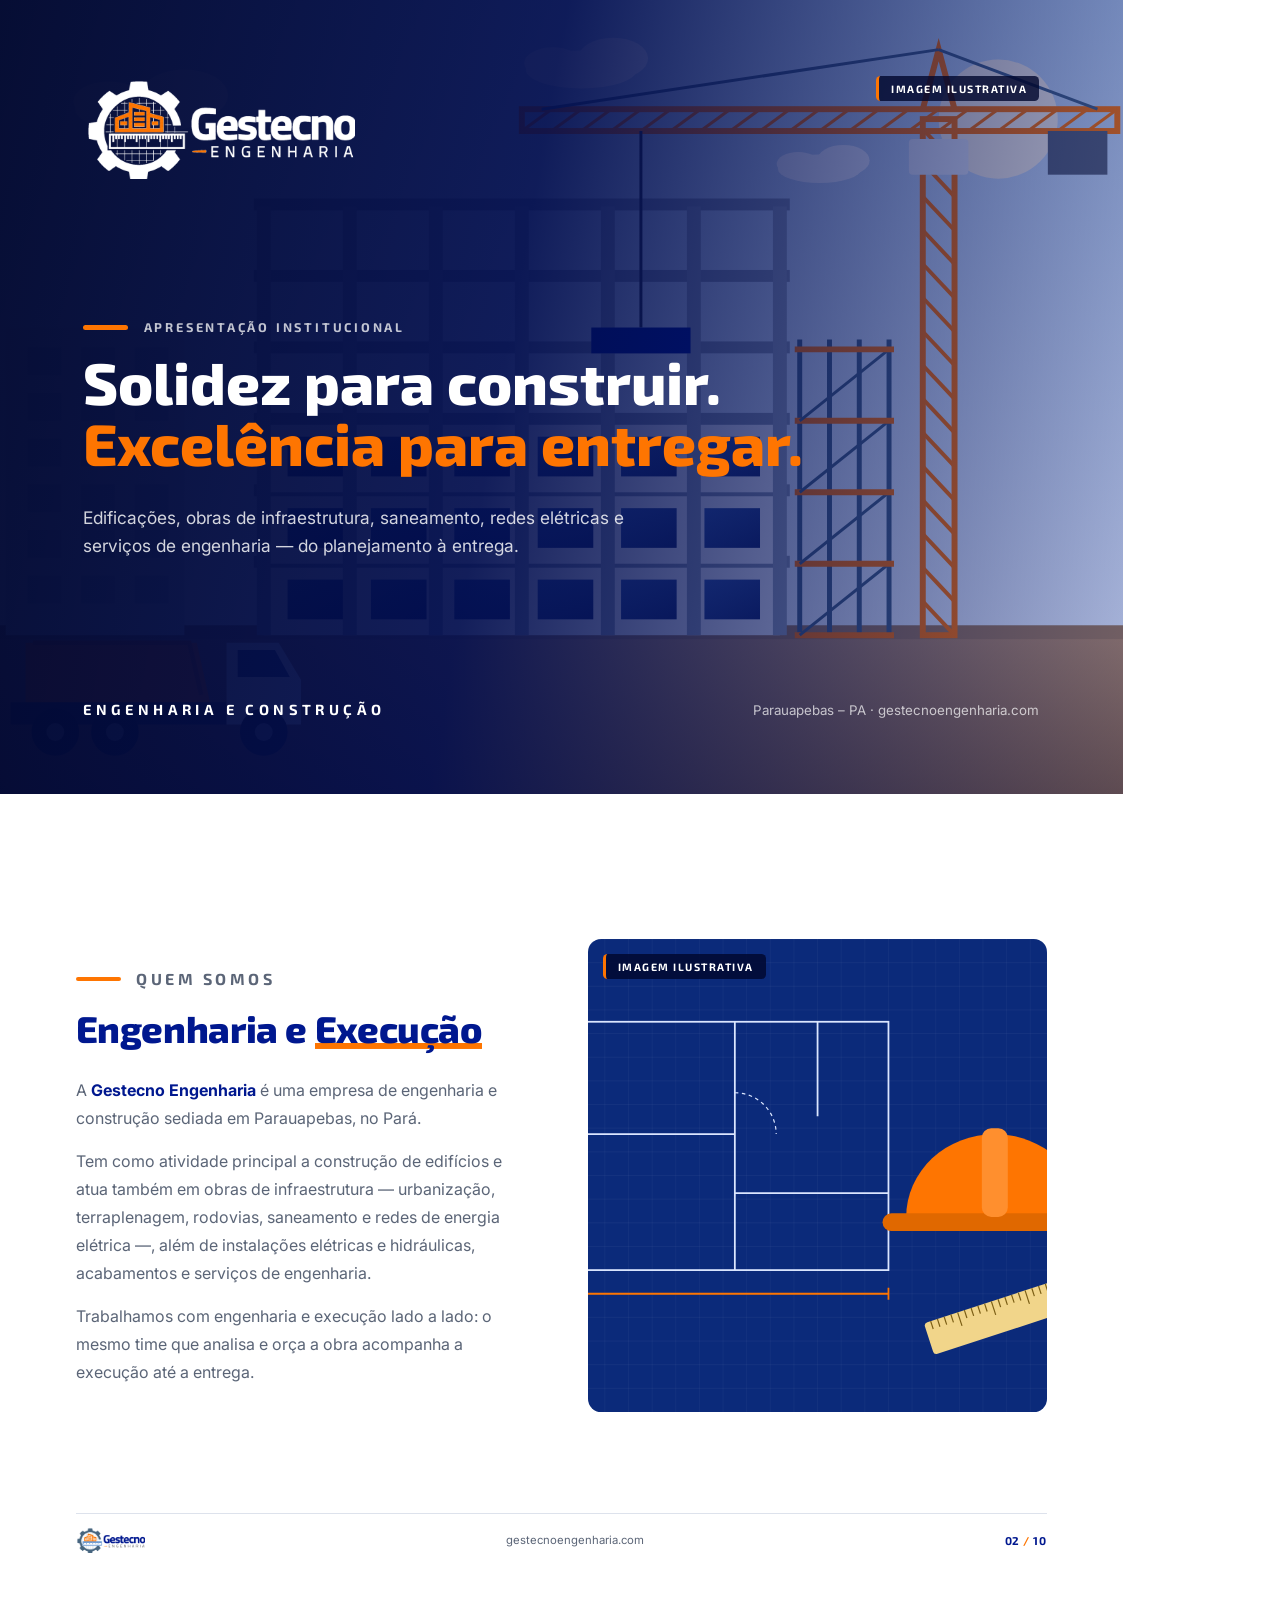
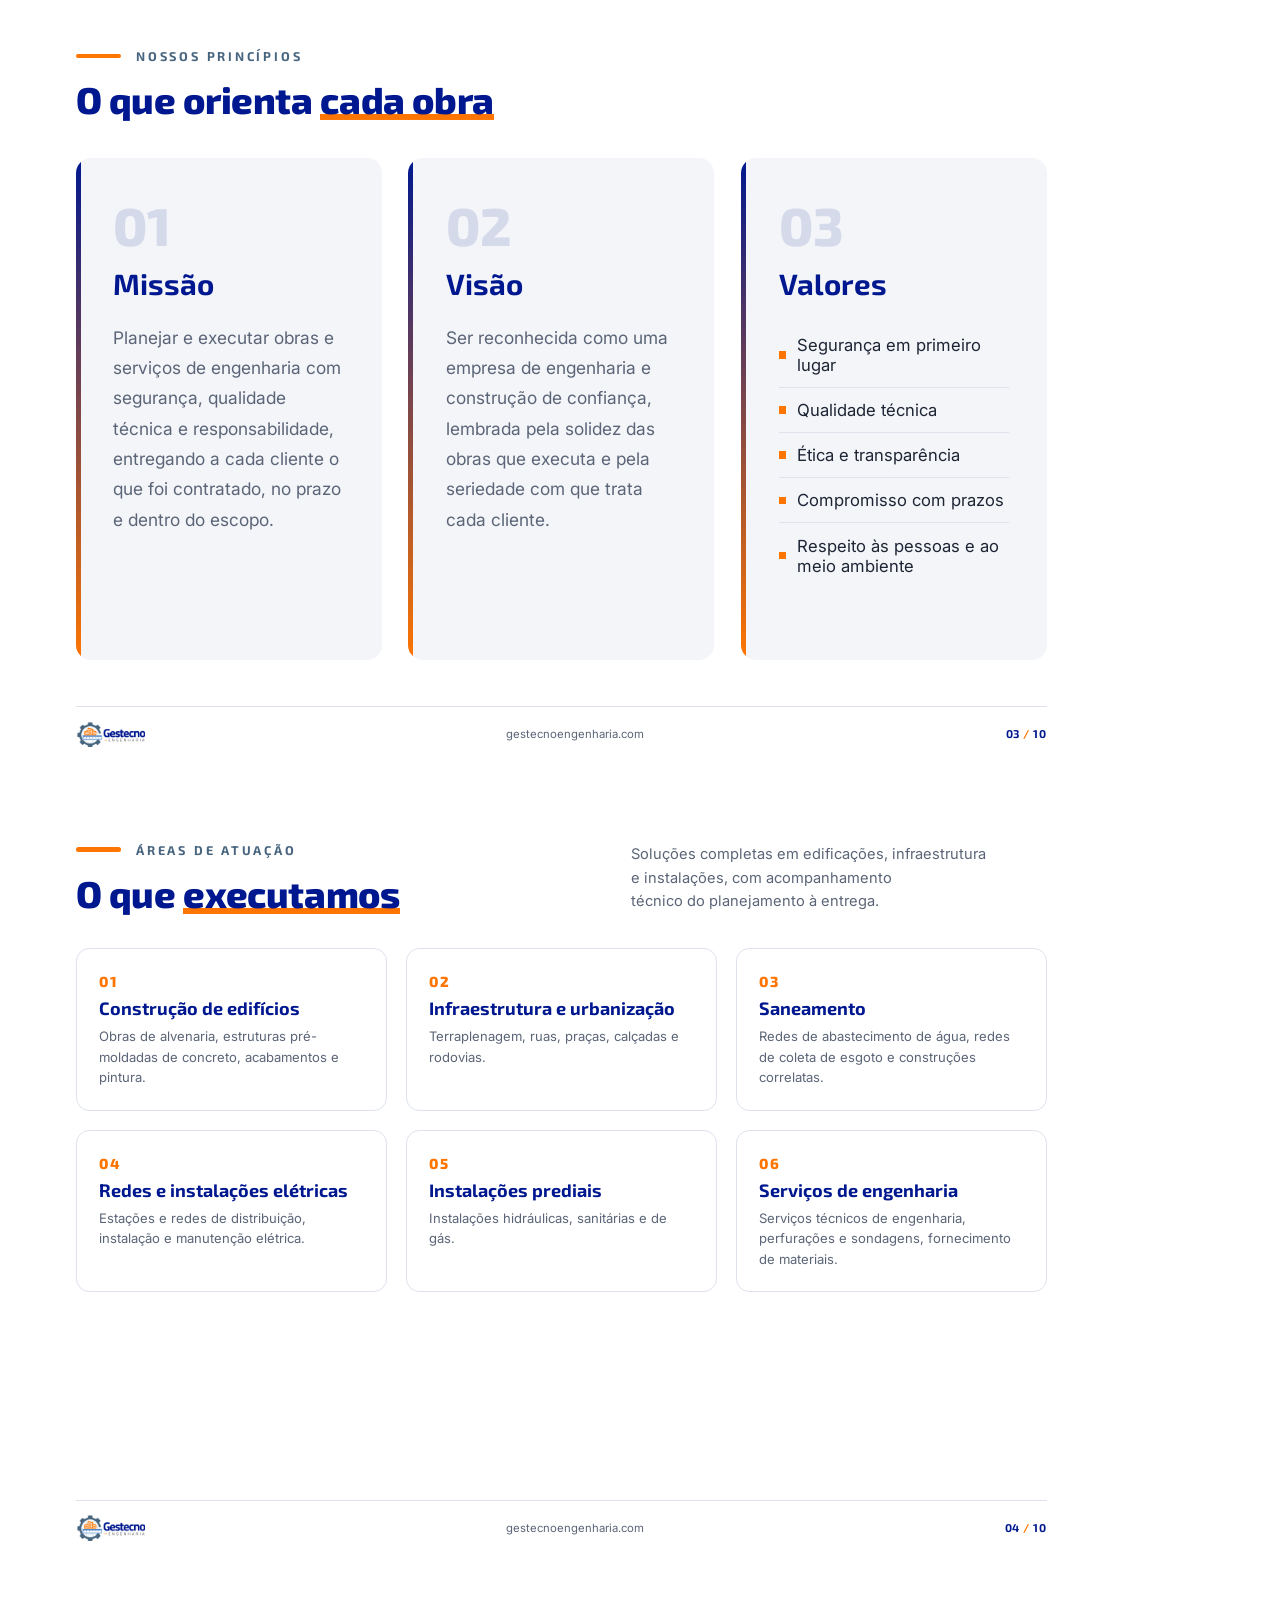
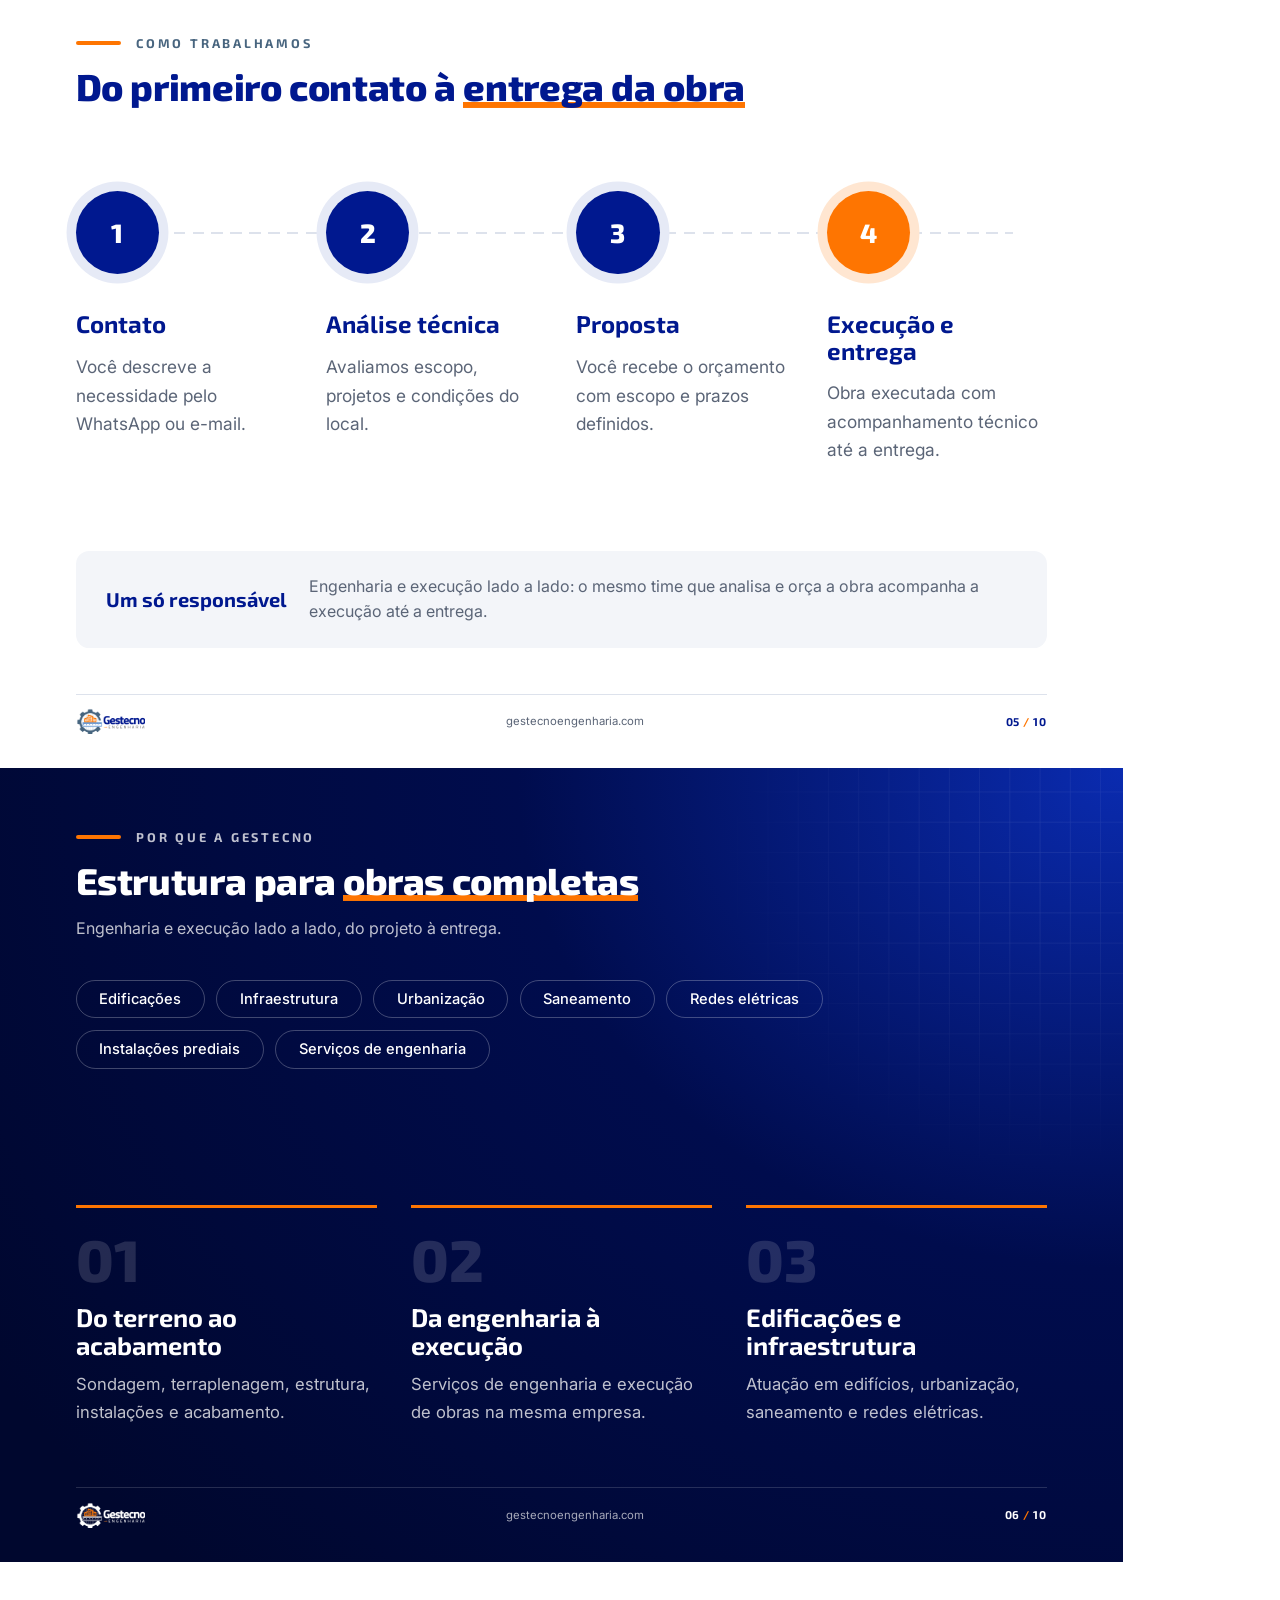
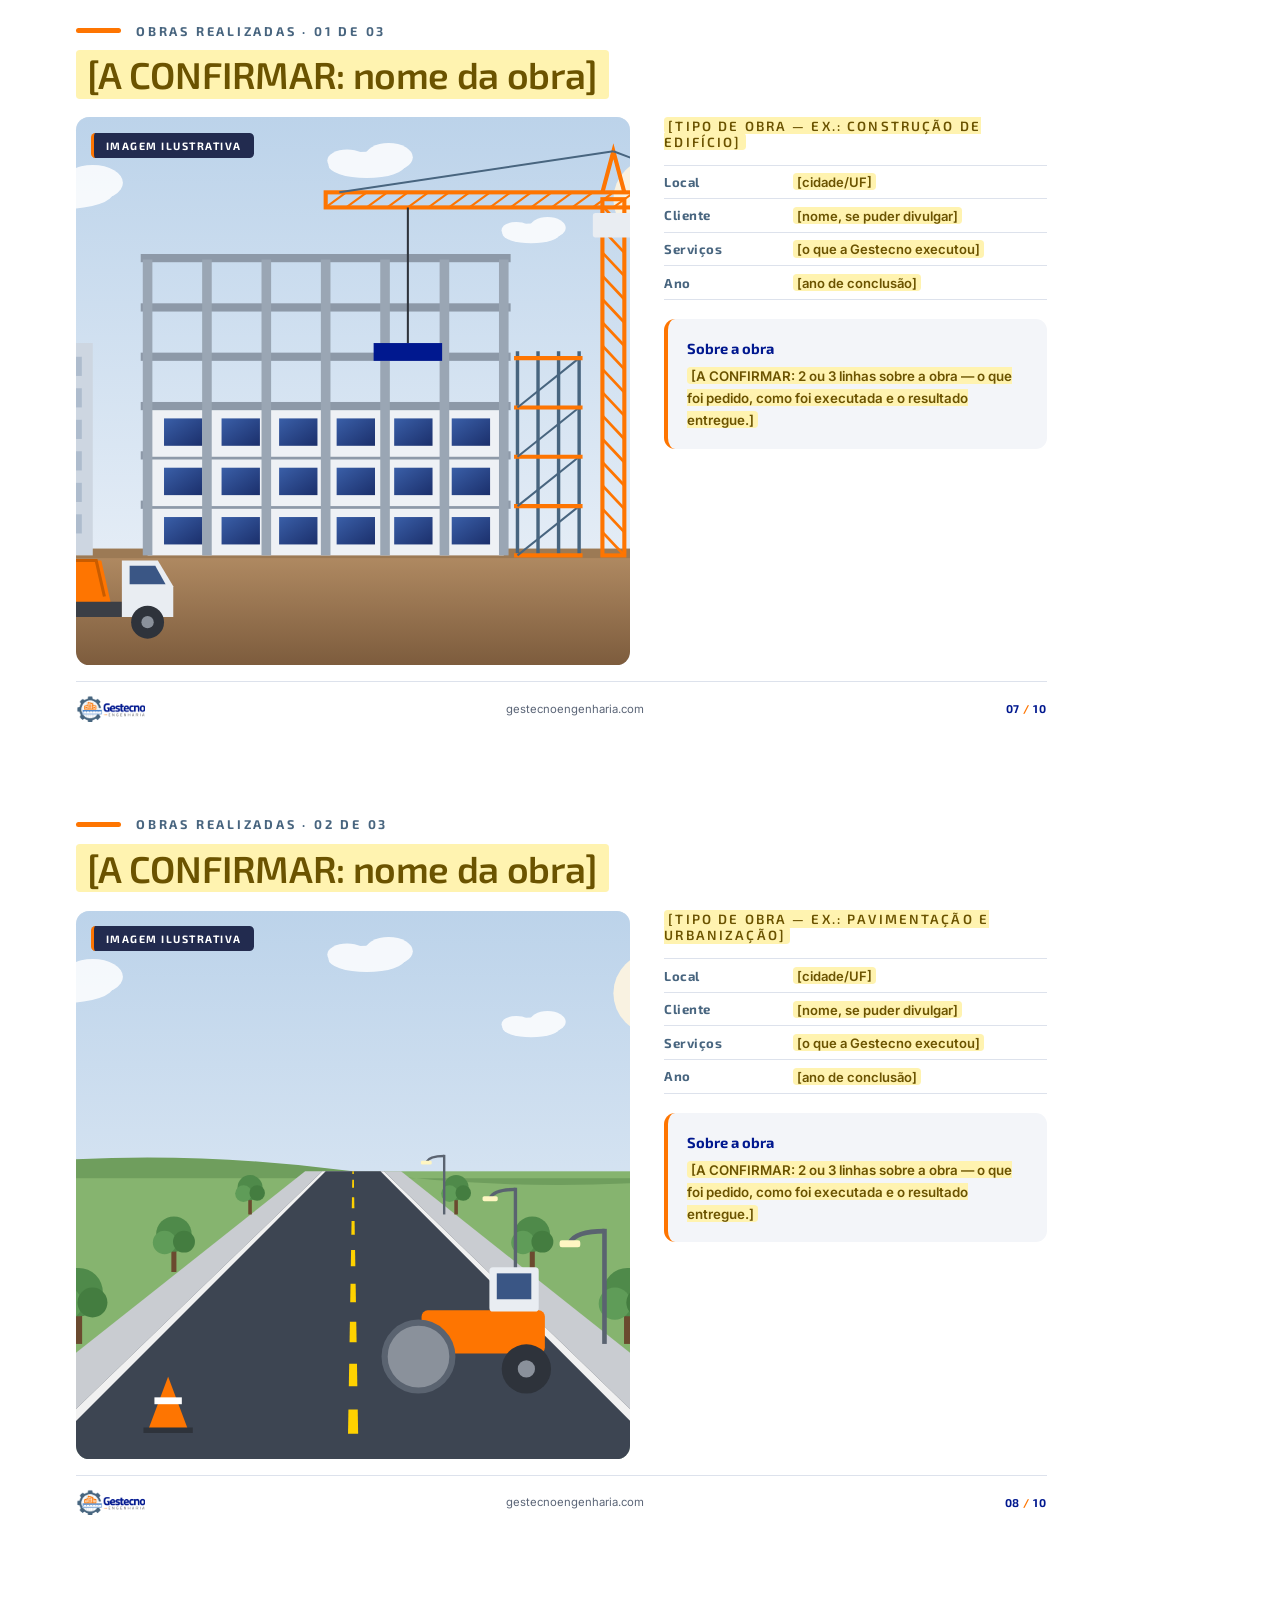
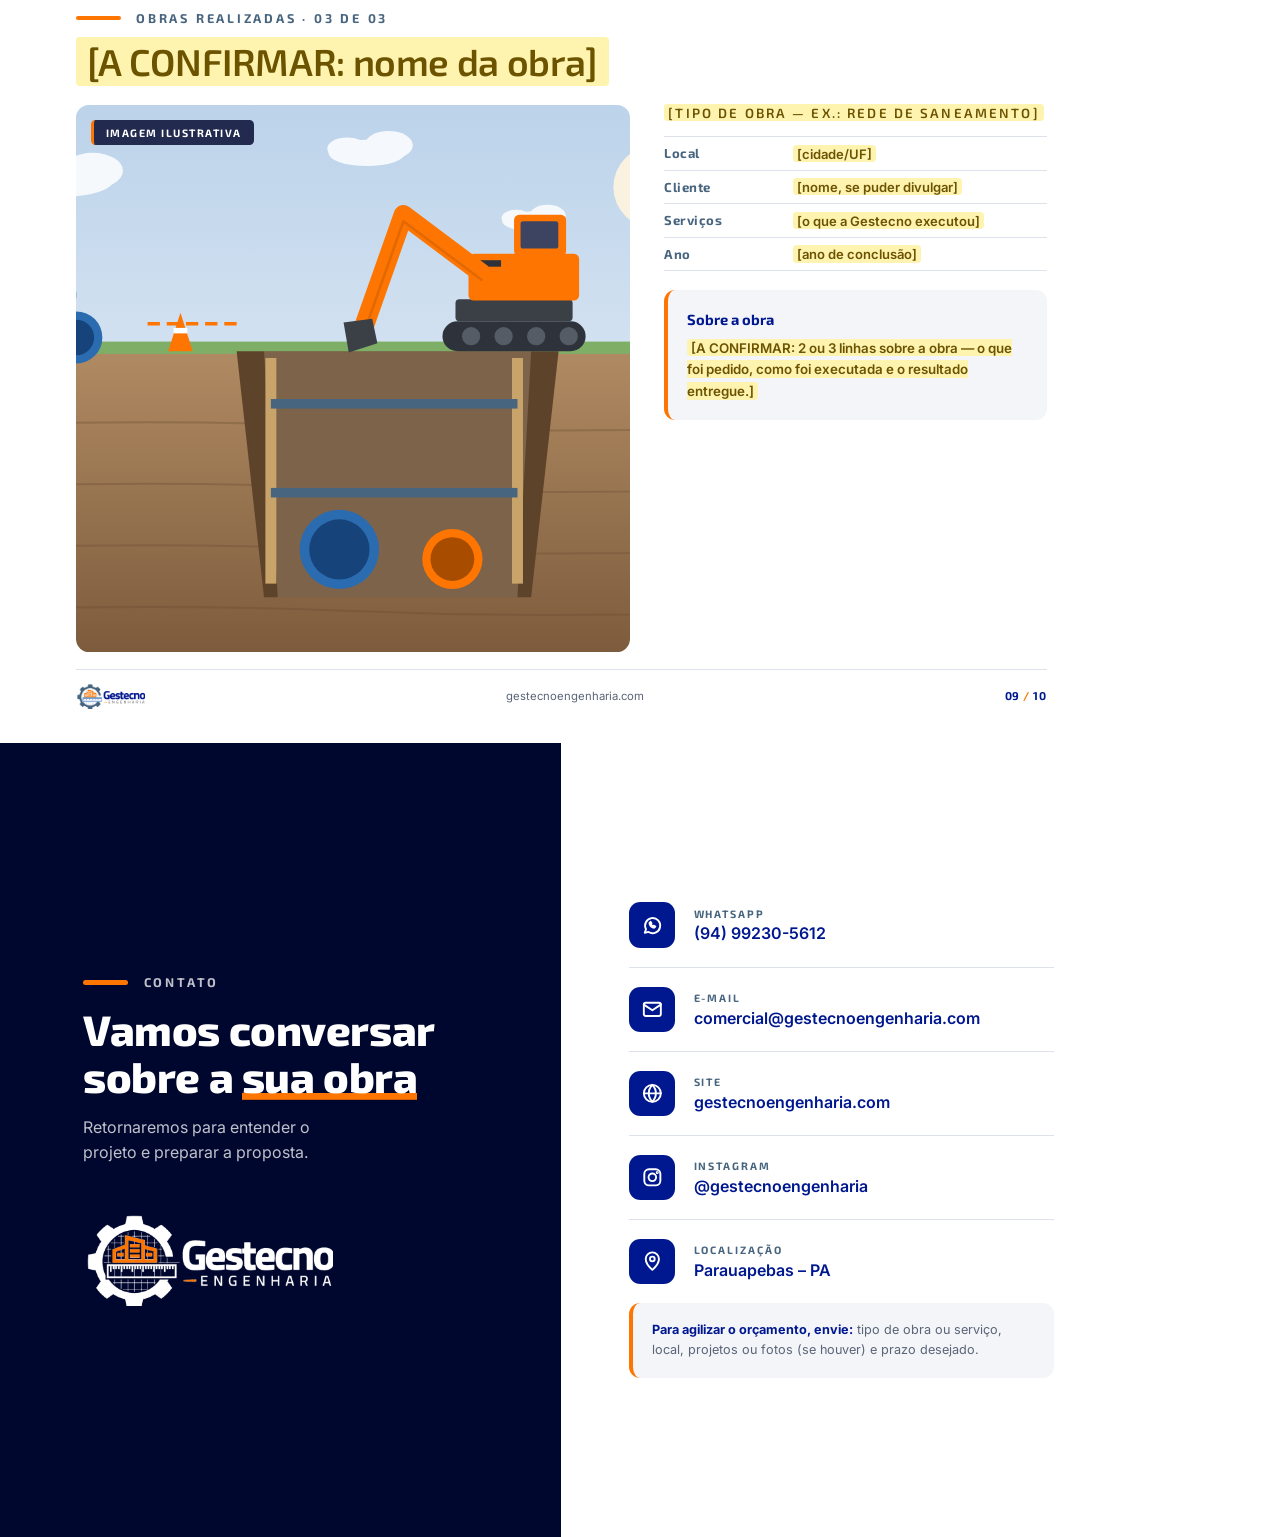
<file: scripts/portfolio/portfolio.html>
<!doctype html>
<html lang="pt-BR">
<head>
<meta charset="utf-8">
<title>Gestecno Engenharia — Portfólio</title>
<link rel="stylesheet" href="https://fonts.googleapis.com/css2?family=Exo+2:wght@500;600;700;800&family=Inter:wght@400;500;600&display=swap">
<!--
  Fonte do portfólio em PDF (assets/portfolio/portfolio-gestecno.pdf).
  Para gerar o PDF de novo depois de editar: node scripts/portfolio/gerar_pdf.js
  Ilustrações provisórias: scripts/portfolio/img/ (geradas por ilustracoes.py).
  Versão de apresentação (empresa em início de atividade, 3 obras).
  Itens [A CONFIRMAR] e imagens marcadas "Imagem ilustrativa" devem ser trocados
  pelos dados e fotos reais da empresa.
-->
<style>
  @page { size: A4 landscape; margin: 0; }
  :root {
    --navy: #00188f; --navy-dark: #000c4d; --navy-deep: #00072e;
    --orange: #fe7501; --steel: #48657f;
    --text: #1d2433; --muted: #5b6577; --line: #dde2ec; --soft: #f3f5f9;
    --heading: "Exo 2", system-ui, sans-serif; --body: "Inter", system-ui, sans-serif;
  }
  * { box-sizing: border-box; }
  html, body { margin: 0; padding: 0; background: #fff; }
  body { font-family: var(--body); color: var(--text); -webkit-print-color-adjust: exact; print-color-adjust: exact; }
  h1, h2, h3 { font-family: var(--heading); margin: 0; line-height: 1.1; color: var(--navy); }
  p { margin: 0; }
  ul, ol { margin: 0; padding: 0; list-style: none; }

  .page { width: 297mm; height: 210mm; position: relative; overflow: hidden; page-break-after: always; break-after: page; padding: 16mm 20mm 24mm; display: flex; flex-direction: column; }
  .page:last-child { page-break-after: auto; break-after: auto; }
  .foot { position: absolute; left: 20mm; right: 20mm; bottom: 9mm; display: flex; align-items: center; justify-content: space-between; font-size: 8.5pt; color: var(--muted); border-top: 1px solid var(--line); padding-top: 3.5mm; }
  .foot img { height: 7mm; }
  .foot__num { font-family: var(--heading); font-weight: 700; color: var(--navy); letter-spacing: .08em; }
  .foot__num span { color: var(--orange); }
  .page--dark .foot { border-top-color: rgba(255,255,255,.15); color: rgba(255,255,255,.65); }
  .page--dark .foot__num { color: #fff; }

  .eyebrow { display: flex; align-items: center; gap: 4mm; font-family: var(--heading); font-weight: 700; font-size: 9.5pt; letter-spacing: .22em; text-transform: uppercase; color: var(--steel); margin-bottom: 4mm; }
  .eyebrow::before { content: ""; width: 12mm; height: 1.2mm; background: var(--orange); border-radius: 1mm; }
  .eyebrow--light { color: rgba(255,255,255,.75); }
  .title { font-size: 28pt; font-weight: 800; letter-spacing: -.01em; text-wrap: balance; }
  .accent { background: linear-gradient(var(--orange), var(--orange)) 0 92% / 100% .16em no-repeat; padding-bottom: .04em; }
  .lead { font-size: 12pt; line-height: 1.6; color: var(--muted); max-width: 150mm; margin-top: 4mm; text-wrap: balance; }
  .head-split { display: flex; justify-content: space-between; align-items: flex-end; gap: 10mm; }
  .head-split .lead { margin-top: 0; max-width: 110mm; font-size: 11pt; }
  .tbc { background: #fff3b0; color: #6b5300; padding: .05em .3em; border-radius: 1mm; font-weight: 600; }
  .muted-note { font-size: 8.5pt; color: var(--muted); }

  /* Imagem ilustrativa: selo em todas as imagens provisórias */
  .ill { position: relative; overflow: hidden; border-radius: 3.5mm; background: #dfe6ef; }
  .ill img { width: 100%; height: 100%; object-fit: cover; display: block; }
  .ill::after { content: "Imagem ilustrativa"; position: absolute; left: 4mm; top: 4mm; background: rgba(0,7,46,.82); color: #fff; font-family: var(--heading); font-weight: 700; font-size: 8pt; letter-spacing: .14em; text-transform: uppercase; padding: 1.6mm 3.2mm; border-radius: 1.2mm; border-left: 1mm solid var(--orange); }

  /* 1. Capa */
  .cover { padding: 0; background: var(--navy-deep); color: #fff; }
  .cover__bg { position: absolute; inset: 0; width: 100%; height: 100%; object-fit: cover; }
  .cover__shade { position: absolute; inset: 0; background: linear-gradient(100deg, rgba(0,7,46,.97) 0%, rgba(0,12,77,.92) 45%, rgba(0,24,143,.25) 100%); }
  .cover__inner { position: relative; height: 100%; padding: 20mm 22mm; display: flex; flex-direction: column; }
  .cover__logo { width: 72mm; }
  .cover__body { margin: auto 0; }
  .cover__title { color: #fff; font-size: 44pt; font-weight: 800; line-height: 1.05; }
  .cover__title span { color: var(--orange); display: block; }
  .cover__sub { margin-top: 8mm; font-size: 13pt; line-height: 1.6; color: rgba(255,255,255,.82); max-width: 150mm; }
  .cover__bar { display: flex; justify-content: space-between; align-items: flex-end; font-size: 10pt; color: rgba(255,255,255,.7); }
  .cover__tag { font-family: var(--heading); font-weight: 700; letter-spacing: .3em; text-transform: uppercase; color: #fff; font-size: 11pt; }
  .cover__badge { position: absolute; right: 22mm; top: 20mm; font-family: var(--heading); font-weight: 700; font-size: 8pt; letter-spacing: .14em; text-transform: uppercase; background: rgba(0,7,46,.8); padding: 1.6mm 3.2mm; border-radius: 1.2mm; border-left: 1mm solid var(--orange); }

  /* 2. Quem somos + números */
  .about { display: grid; grid-template-columns: 1fr 1fr; gap: 14mm; flex: 1; align-items: center; }
  .about p { font-size: 11.5pt; line-height: 1.7; color: var(--muted); }
  .about p + p { margin-top: 3.5mm; }
  .about strong { color: var(--navy); }
  .stats { display: grid; grid-template-columns: 1fr 1fr; gap: 5mm; }
  .stat { background: var(--soft); border-radius: 3.5mm; padding: 8mm 7mm; border-top: 1.2mm solid var(--navy); }
  .stat:nth-child(2), .stat:nth-child(3) { border-top-color: var(--orange); }
  .stat b { font-family: var(--heading); font-size: 30pt; font-weight: 800; color: var(--navy); display: block; line-height: 1; }
  .stat b .tbc { font-size: 20pt; }
  .stat span { display: block; margin-top: 3mm; font-size: 10.5pt; color: var(--muted); }

  /* 3. Áreas de atuação */
  .areas { display: grid; grid-template-columns: repeat(3, 1fr); gap: 5mm; margin-top: 7mm; }
  .area { border: 1px solid var(--line); border-radius: 3.5mm; padding: 6mm; }
  .area__num { font-family: var(--heading); font-weight: 800; color: var(--orange); font-size: 11pt; letter-spacing: .1em; }
  .area h3 { font-size: 13.5pt; margin: 2mm 0 2mm; }
  .area p { font-size: 9.8pt; color: var(--muted); line-height: 1.55; }

  /* 4. Capacidade técnica */
  .cap { display: grid; grid-template-columns: 1.1fr 1fr; gap: 10mm; flex: 1; min-height: 0; margin-top: 6mm; }
  .cap__col { display: flex; flex-direction: column; gap: 4mm; }
  .box { background: var(--soft); border-radius: 3.5mm; padding: 5mm 6mm; }
  .box h3 { font-size: 12.5pt; margin-bottom: 2.5mm; }
  .rt { display: flex; gap: 5mm; align-items: center; }
  .rt__avatar { width: 16mm; height: 16mm; border-radius: 50%; background: var(--navy); flex: none; display: grid; place-items: center; }
  .rt__avatar svg { width: 8mm; height: 8mm; stroke: #fff; fill: none; stroke-width: 2; }
  .rt b { display: block; font-size: 11.5pt; color: var(--navy); }
  .rt span { font-size: 9.8pt; color: var(--muted); }
  .rows li { display: flex; justify-content: space-between; gap: 4mm; font-size: 10pt; padding: 1.8mm 0; border-bottom: 1px solid var(--line); }
  .rows li:last-child { border-bottom: 0; }
  .rows li span:first-child { color: var(--text); }
  .tags { display: flex; flex-wrap: wrap; gap: 2mm; }
  .tags li { background: #fff; border: 1px solid var(--line); border-radius: 10mm; padding: 1.6mm 4mm; font-size: 9.5pt; }

  /* 5. Segurança e qualidade */
  .sq { display: grid; grid-template-columns: 1fr 1fr 1fr; gap: 6mm; margin-top: 7mm; flex: 1; }
  .sq__card { border-radius: 3.5mm; padding: 7mm 6mm; background: var(--soft); position: relative; overflow: hidden; }
  .sq__card::before { content: ""; position: absolute; left: 0; top: 0; bottom: 0; width: 1.4mm; background: linear-gradient(var(--navy), var(--orange)); }
  .sq__card h3 { font-size: 15pt; margin-bottom: 4mm; }
  .sq__card p { font-size: 10pt; color: var(--muted); line-height: 1.6; }
  .dots li { display: flex; gap: 3mm; align-items: baseline; font-size: 10pt; padding: 1.7mm 0; border-bottom: 1px solid var(--line); line-height: 1.4; }
  .dots li:last-child { border-bottom: 0; }
  .dots li::before { content: ""; width: 1.8mm; height: 1.8mm; background: var(--orange); flex: none; transform: translateY(-.3mm); }
  .dots li b { color: var(--navy); }
  .mvv-mini h4 { font-family: var(--heading); color: var(--navy); font-size: 11pt; margin: 0 0 1mm; }
  .mvv-mini p + h4 { margin-top: 3.5mm; }

  /* 6–7. Obra em destaque */
  .feat { display: grid; grid-template-columns: 1.45fr 1fr; gap: 9mm; flex: 1; min-height: 0; margin-top: 6mm; }
  .feat .ill { height: 100%; }
  .ficha { display: flex; flex-direction: column; }
  .ficha__kind { font-family: var(--heading); font-weight: 700; color: var(--orange); font-size: 10pt; letter-spacing: .16em; text-transform: uppercase; }
  .ficha h3 { font-size: 18pt; margin: 2mm 0 4mm; }
  .ficha dl { margin: 0; display: grid; grid-template-columns: 34mm 1fr; border-top: 1px solid var(--line); }
  .ficha dt, .ficha dd { margin: 0; padding: 2.2mm 0; border-bottom: 1px solid var(--line); font-size: 9.8pt; }
  .ficha dt { font-family: var(--heading); font-weight: 700; color: var(--steel); letter-spacing: .04em; }
  .ficha .scope { margin-top: 4mm; }
  .ficha .scope h4 { font-family: var(--heading); color: var(--navy); font-size: 11pt; margin: 0 0 1.5mm; }
  .ficha .scope li { font-size: 9.8pt; padding: 1mm 0; display: flex; gap: 2.5mm; align-items: center; }
  .ficha .scope li::before { content: ""; width: 1.6mm; height: 1.6mm; border-radius: 50%; background: var(--steel); flex: none; }

  /* 8. Duas obras */
  .duo { display: grid; grid-template-columns: 1fr 1fr; gap: 8mm; flex: 1; min-height: 0; margin-top: 6mm; }
  .duo__item { display: flex; flex-direction: column; min-height: 0; }
  .duo__item .ill { flex: 1; min-height: 0; }
  .duo__info { padding-top: 4mm; }
  .duo__info .ficha__kind { font-size: 9pt; }
  .duo__info h3 { font-size: 14pt; margin: 1.5mm 0 2.5mm; }
  .mini { display: grid; grid-template-columns: repeat(3, 1fr); gap: 3mm; }
  .mini div { background: var(--soft); border-radius: 2.5mm; padding: 2.5mm 3.5mm; font-size: 9pt; }
  .mini small { display: block; font-family: var(--heading); font-weight: 700; color: var(--steel); font-size: 7.5pt; letter-spacing: .12em; text-transform: uppercase; margin-bottom: .8mm; }

  /* 9. Clientes e atestados */
  .clients { display: grid; grid-template-columns: repeat(4, 1fr); gap: 4mm; margin-top: 6mm; }
  .client { height: 25mm; border: 1.5px dashed #c3cbd8; border-radius: 3mm; display: grid; place-items: center; font-family: var(--heading); font-weight: 700; font-size: 8.5pt; letter-spacing: .14em; color: #9aa4b4; text-transform: uppercase; }
  .table { width: 100%; border-collapse: collapse; margin-top: 4mm; font-size: 9.8pt; }
  .table th { text-align: left; font-family: var(--heading); font-size: 8.5pt; letter-spacing: .12em; text-transform: uppercase; color: #fff; background: var(--navy); padding: 2.6mm 4mm; }
  .table th:first-child { border-radius: 2mm 0 0 0; } .table th:last-child { border-radius: 0 2mm 0 0; }
  .table td { padding: 2.4mm 4mm; border-bottom: 1px solid var(--line); }
  .table tr:nth-child(even) td { background: var(--soft); }
  .sub { font-family: var(--heading); color: var(--navy); font-size: 13pt; margin-top: 8mm; }

  /* 10. Contato */
  .back { padding: 0; background: var(--navy-deep); color: #fff; }
  .back__inner { position: relative; height: 100%; display: grid; grid-template-columns: 1fr 1fr; }
  .back__left { padding: 22mm; display: flex; flex-direction: column; justify-content: center; }
  .back__left .title { color: #fff; font-size: 32pt; }
  .back__left .lead { color: rgba(255,255,255,.75); }
  .back__logo { width: 66mm; margin-top: 12mm; }
  .back__right { background: #fff; color: var(--text); padding: 18mm 18mm; display: flex; flex-direction: column; justify-content: center; gap: 5mm; }
  .contact { display: flex; gap: 5mm; align-items: center; padding-bottom: 5mm; border-bottom: 1px solid var(--line); }
  .ico { width: 12mm; height: 12mm; border-radius: 3mm; background: var(--navy); display: grid; place-items: center; flex: none; }
  .ico svg { width: 6mm; height: 6mm; stroke: #fff; fill: none; stroke-width: 2; stroke-linecap: round; stroke-linejoin: round; }
  .contact small { display: block; font-family: var(--heading); font-weight: 700; letter-spacing: .18em; text-transform: uppercase; font-size: 8pt; color: var(--steel); margin-bottom: 1mm; }
  .contact b { font-size: 12pt; color: var(--navy); font-weight: 600; }
  .quote { background: var(--soft); border-radius: 3mm; padding: 4.5mm 5mm; font-size: 9.5pt; color: var(--muted); line-height: 1.6; border-left: 1.2mm solid var(--orange); }
  .quote b { color: var(--navy); }
  .mvv { display: grid; grid-template-columns: repeat(3, 1fr); gap: 7mm; margin-top: 10mm; flex: 1; }
  .mvv__card { background: var(--soft); border-radius: 4mm; padding: 11mm 10mm; position: relative; overflow: hidden; }
  .mvv__card::before { content: ""; position: absolute; left: 0; top: 0; bottom: 0; width: 1.4mm; background: linear-gradient(var(--navy), var(--orange)); }
  .mvv__num { font-family: var(--heading); font-weight: 800; font-size: 40pt; color: rgba(0,24,143,.12); line-height: 1; }
  .mvv__card h3 { font-size: 22pt; margin: 4mm 0 6mm; }
  .mvv__card p { font-size: 13pt; line-height: 1.75; color: var(--muted); }
  .values li { display: flex; gap: 3mm; align-items: center; font-size: 12.5pt; color: var(--text); padding: 3.2mm 0; border-bottom: 1px solid var(--line); }
  .values li:last-child { border-bottom: 0; }
  .values li::before { content: ""; width: 2mm; height: 2mm; background: var(--orange); flex: none; }
  .note { margin-top: auto; margin-bottom: 8mm; background: var(--soft); border-radius: 3.5mm; padding: 6mm 8mm; display: flex; gap: 6mm; align-items: center; }
  .note strong { font-family: var(--heading); color: var(--navy); font-size: 15pt; white-space: nowrap; }
  .note p { font-size: 12pt; color: var(--muted); line-height: 1.6; }

  /* ---------- 6. Diferenciais ---------- */
  .page--dark { background: radial-gradient(120% 140% at 100% 0%, #0a2bb0 0%, var(--navy-dark) 45%, var(--navy-deep) 100%); color: #fff; }
  .page--dark .title { color: #fff; }
  .page--dark .lead { color: rgba(255,255,255,.75); }
  .adv { display: grid; grid-template-columns: repeat(3, 1fr); gap: 9mm; margin-top: auto; margin-bottom: 12mm; }
  .chips { display: flex; flex-wrap: wrap; gap: 3mm; margin-top: 10mm; max-width: 200mm; }
  .chips li { border: 1px solid rgba(255,255,255,.25); border-radius: 20mm; padding: 2.5mm 6mm; font-size: 11pt; color: #fff; font-weight: 500; }
  .adv__item { border-top: .8mm solid var(--orange); padding-top: 6mm; }
  .adv__num { font-family: var(--heading); font-weight: 800; font-size: 44pt; color: rgba(255,255,255,.14); line-height: 1; }
  .adv__item h3 { color: #fff; font-size: 19pt; margin: 4mm 0 3mm; }
  .adv__item p { color: rgba(255,255,255,.75); font-size: 12.5pt; line-height: 1.65; }
  .grid-deco { position: absolute; right: -10mm; top: -10mm; width: 120mm; height: 120mm; opacity: .12;
    background-image: linear-gradient(rgba(255,255,255,.6) 1px, transparent 1px), linear-gradient(90deg, rgba(255,255,255,.6) 1px, transparent 1px);
    background-size: 8mm 8mm; -webkit-mask-image: radial-gradient(circle at 70% 30%, #000 0, transparent 70%); mask-image: radial-gradient(circle at 70% 30%, #000 0, transparent 70%); }

  .steps { display: grid; grid-template-columns: repeat(4, 1fr); gap: 8mm; margin-top: 22mm; position: relative; }
  .steps::before { content: ""; position: absolute; top: 11mm; left: 11mm; right: 9mm; height: .6mm; background: repeating-linear-gradient(90deg, var(--line) 0 3mm, transparent 3mm 5mm); }
  .step { position: relative; }
  .step__num { width: 22mm; height: 22mm; border-radius: 50%; background: var(--navy); color: #fff; display: grid; place-items: center; font-family: var(--heading); font-weight: 800; font-size: 20pt; box-shadow: 0 0 0 2.5mm #e6eaf6; position: relative; }
  .step:last-child .step__num { background: var(--orange); box-shadow: 0 0 0 2.5mm #ffe6d1; }
  .step h3 { font-size: 18pt; margin: 10mm 0 4mm; }
  .step p { font-size: 13pt; line-height: 1.65; color: var(--muted); }
  /* Apresentação */
  .intro { display: grid; grid-template-columns: 1fr 1fr; gap: 14mm; flex: 1; align-items: center; min-height: 0; }
  .intro .ill { height: 125mm; }
  .intro p { font-size: 12pt; line-height: 1.75; color: var(--muted); }
  .intro p + p { margin-top: 4mm; }
  .intro strong { color: var(--navy); }
  .about-desc { margin-top: 5mm; background: var(--soft); border-radius: 3mm; padding: 4.5mm 5mm; font-size: 10pt; line-height: 1.65; color: var(--muted); border-left: 1.2mm solid var(--orange); }
  .about-desc h4 { font-family: var(--heading); color: var(--navy); font-size: 11pt; margin: 0 0 1.5mm; }

</style>
</head>
<body>

<svg width="0" height="0" style="position:absolute">
  <symbol id="i-wa" viewBox="0 0 24 24"><path d="M4 20l1.3-3.9A8 8 0 1 1 8 19z"/><path d="M9 9.5c0 2.5 2.5 5 5 5l1.2-1.2-1.8-.9-.7.7c-1-.4-1.9-1.3-2.3-2.3l.7-.7-.9-1.8z"/></symbol>
  <symbol id="i-mail" viewBox="0 0 24 24"><rect x="3" y="5" width="18" height="14" rx="2"/><path d="M3 7l9 6 9-6"/></symbol>
  <symbol id="i-globe" viewBox="0 0 24 24"><circle cx="12" cy="12" r="9"/><path d="M3 12h18M12 3c2.5 2.6 3.8 5.6 3.8 9s-1.3 6.4-3.8 9c-2.5-2.6-3.8-5.6-3.8-9S9.5 5.6 12 3z"/></symbol>
  <symbol id="i-ig" viewBox="0 0 24 24"><rect x="3.5" y="3.5" width="17" height="17" rx="5"/><circle cx="12" cy="12" r="4"/><circle cx="17.2" cy="6.8" r=".6"/></symbol>
  <symbol id="i-pin" viewBox="0 0 24 24"><path d="M12 21s-7-6.1-7-11.5A7 7 0 0 1 19 9.5C19 14.9 12 21 12 21z"/><circle cx="12" cy="9.5" r="2.5"/></symbol>
</svg>

<!-- 1. CAPA -->
<section class="page cover">
  <img class="cover__bg" src="img/edificacao.svg" alt="">
  <div class="cover__shade"></div>
  <span class="cover__badge">Imagem ilustrativa</span>
  <div class="cover__inner">
    <img class="cover__logo" src="../../assets/img/logo-gestecno-branca.png" alt="Gestecno Engenharia">
    <div class="cover__body">
      <p class="eyebrow eyebrow--light">Apresentação institucional</p>
      <h1 class="cover__title">Solidez para construir.<span>Excelência para entregar.</span></h1>
      <p class="cover__sub">Edificações, obras de infraestrutura, saneamento, redes elétricas e serviços de engenharia — do planejamento à entrega.</p>
    </div>
    <div class="cover__bar">
      <span class="cover__tag">Engenharia e construção</span>
      <span>Parauapebas – PA · gestecnoengenharia.com</span>
    </div>
  </div>
</section>

<!-- 2. QUEM SOMOS -->
<section class="page">
  <div class="intro">
    <div>
      <p class="eyebrow">Quem somos</p>
      <h2 class="title" style="margin-bottom:7mm">Engenharia e <span class="accent">Execução</span></h2>
      <p>A <strong>Gestecno Engenharia</strong> é uma empresa de engenharia e construção sediada em Parauapebas, no Pará.</p>
      <p>Tem como atividade principal a construção de edifícios e atua também em obras de infraestrutura — urbanização, terraplenagem, rodovias, saneamento e redes de energia elétrica —, além de instalações elétricas e hidráulicas, acabamentos e serviços de engenharia.</p>
      <p>Trabalhamos com engenharia e execução lado a lado: o mesmo time que analisa e orça a obra acompanha a execução até a entrega.</p>
    </div>
    <div class="ill"><img src="img/projeto.svg" alt=""></div>
  </div>
  <div class="foot"><img src="../../assets/img/logo-gestecno.png" alt=""><span>gestecnoengenharia.com</span><span class="foot__num">02 <span>/</span> 10</span></div>
</section>

<!-- 3. PRINCÍPIOS -->
<section class="page">
  <p class="eyebrow">Nossos princípios</p>
  <h2 class="title">O que orienta <span class="accent">cada obra</span></h2>
  <div class="mvv" style="margin-bottom:8mm">
    <div class="mvv__card"><div class="mvv__num">01</div><h3>Missão</h3><p>Planejar e executar obras e serviços de engenharia com segurança, qualidade técnica e responsabilidade, entregando a cada cliente o que foi contratado, no prazo e dentro do escopo.</p></div>
    <div class="mvv__card"><div class="mvv__num">02</div><h3>Visão</h3><p>Ser reconhecida como uma empresa de engenharia e construção de confiança, lembrada pela solidez das obras que executa e pela seriedade com que trata cada cliente.</p></div>
    <div class="mvv__card"><div class="mvv__num">03</div><h3>Valores</h3>
      <ul class="values"><li>Segurança em primeiro lugar</li><li>Qualidade técnica</li><li>Ética e transparência</li><li>Compromisso com prazos</li><li>Respeito às pessoas e ao meio ambiente</li></ul></div>
  </div>
  <div class="foot"><img src="../../assets/img/logo-gestecno.png" alt=""><span>gestecnoengenharia.com</span><span class="foot__num">03 <span>/</span> 10</span></div>
</section>

<!-- 4. ÁREAS DE ATUAÇÃO -->
<section class="page">
  <div class="head-split">
    <div><p class="eyebrow">Áreas de atuação</p><h2 class="title">O que <span class="accent">executamos</span></h2></div>
    <p class="lead">Soluções completas em edificações, infraestrutura e instalações, com acompanhamento técnico do planejamento à entrega.</p>
  </div>
  <ul class="areas" style="margin-top:9mm">
    <li class="area"><span class="area__num">01</span><h3>Construção de edifícios</h3><p>Obras de alvenaria, estruturas pré-moldadas de concreto, acabamentos e pintura.</p></li>
    <li class="area"><span class="area__num">02</span><h3>Infraestrutura e urbanização</h3><p>Terraplenagem, ruas, praças, calçadas e rodovias.</p></li>
    <li class="area"><span class="area__num">03</span><h3>Saneamento</h3><p>Redes de abastecimento de água, redes de coleta de esgoto e construções correlatas.</p></li>
    <li class="area"><span class="area__num">04</span><h3>Redes e instalações elétricas</h3><p>Estações e redes de distribuição, instalação e manutenção elétrica.</p></li>
    <li class="area"><span class="area__num">05</span><h3>Instalações prediais</h3><p>Instalações hidráulicas, sanitárias e de gás.</p></li>
    <li class="area"><span class="area__num">06</span><h3>Serviços de engenharia</h3><p>Serviços técnicos de engenharia, perfurações e sondagens, fornecimento de materiais.</p></li>
  </ul>
  <div class="foot"><img src="../../assets/img/logo-gestecno.png" alt=""><span>gestecnoengenharia.com</span><span class="foot__num">04 <span>/</span> 10</span></div>
</section>

<!-- 5. COMO TRABALHAMOS -->
<section class="page">
  <p class="eyebrow">Como trabalhamos</p>
  <h2 class="title">Do primeiro contato à <span class="accent">entrega da obra</span></h2>
  <ol class="steps">
    <li class="step"><div class="step__num">1</div><h3>Contato</h3><p>Você descreve a necessidade pelo WhatsApp ou e-mail.</p></li>
    <li class="step"><div class="step__num">2</div><h3>Análise técnica</h3><p>Avaliamos escopo, projetos e condições do local.</p></li>
    <li class="step"><div class="step__num">3</div><h3>Proposta</h3><p>Você recebe o orçamento com escopo e prazos definidos.</p></li>
    <li class="step"><div class="step__num">4</div><h3>Execução e entrega</h3><p>Obra executada com acompanhamento técnico até a entrega.</p></li>
  </ol>
  <div class="note"><strong>Um só responsável</strong><p>Engenharia e execução lado a lado: o mesmo time que analisa e orça a obra acompanha a execução até a entrega.</p></div>
  <div class="foot"><img src="../../assets/img/logo-gestecno.png" alt=""><span>gestecnoengenharia.com</span><span class="foot__num">05 <span>/</span> 10</span></div>
</section>

<!-- 6. POR QUE A GESTECNO -->
<section class="page page--dark">
  <div class="grid-deco"></div>
  <p class="eyebrow eyebrow--light">Por que a Gestecno</p>
  <h2 class="title">Estrutura para <span class="accent">obras completas</span></h2>
  <p class="lead">Engenharia e execução lado a lado, do projeto à entrega.</p>
  <ul class="chips"><li>Edificações</li><li>Infraestrutura</li><li>Urbanização</li><li>Saneamento</li><li>Redes elétricas</li><li>Instalações prediais</li><li>Serviços de engenharia</li></ul>
  <div class="adv">
    <div class="adv__item"><div class="adv__num">01</div><h3>Do terreno ao acabamento</h3><p>Sondagem, terraplenagem, estrutura, instalações e acabamento.</p></div>
    <div class="adv__item"><div class="adv__num">02</div><h3>Da engenharia à execução</h3><p>Serviços de engenharia e execução de obras na mesma empresa.</p></div>
    <div class="adv__item"><div class="adv__num">03</div><h3>Edificações e infraestrutura</h3><p>Atuação em edifícios, urbanização, saneamento e redes elétricas.</p></div>
  </div>
  <div class="foot"><img src="../../assets/img/logo-gestecno-branca.png" alt=""><span>gestecnoengenharia.com</span><span class="foot__num">06 <span>/</span> 10</span></div>
</section>

<!-- 7. OBRA 01 -->
<section class="page">
  <p class="eyebrow">Obras realizadas · 01 de 03</p>
  <h2 class="title"><span class="tbc">[A CONFIRMAR: nome da obra]</span></h2>
  <div class="feat">
    <div class="ill"><img src="img/edificacao.svg" alt=""></div>
    <div class="ficha">
      <span class="ficha__kind"><span class="tbc">[tipo de obra — ex.: construção de edifício]</span></span>
      <dl style="margin-top:4mm">
        <dt>Local</dt><dd><span class="tbc">[cidade/UF]</span></dd>
        <dt>Cliente</dt><dd><span class="tbc">[nome, se puder divulgar]</span></dd>
        <dt>Serviços</dt><dd><span class="tbc">[o que a Gestecno executou]</span></dd>
        <dt>Ano</dt><dd><span class="tbc">[ano de conclusão]</span></dd>
      </dl>
      <div class="about-desc">
        <h4>Sobre a obra</h4>
        <span class="tbc">[A CONFIRMAR: 2 ou 3 linhas sobre a obra — o que foi pedido, como foi executada e o resultado entregue.]</span>
      </div>
    </div>
  </div>
  <div class="foot"><img src="../../assets/img/logo-gestecno.png" alt=""><span>gestecnoengenharia.com</span><span class="foot__num">07 <span>/</span> 10</span></div>
</section>

<!-- 8. OBRA 02 -->
<section class="page">
  <p class="eyebrow">Obras realizadas · 02 de 03</p>
  <h2 class="title"><span class="tbc">[A CONFIRMAR: nome da obra]</span></h2>
  <div class="feat">
    <div class="ill"><img src="img/urbanizacao.svg" alt=""></div>
    <div class="ficha">
      <span class="ficha__kind"><span class="tbc">[tipo de obra — ex.: pavimentação e urbanização]</span></span>
      <dl style="margin-top:4mm">
        <dt>Local</dt><dd><span class="tbc">[cidade/UF]</span></dd>
        <dt>Cliente</dt><dd><span class="tbc">[nome, se puder divulgar]</span></dd>
        <dt>Serviços</dt><dd><span class="tbc">[o que a Gestecno executou]</span></dd>
        <dt>Ano</dt><dd><span class="tbc">[ano de conclusão]</span></dd>
      </dl>
      <div class="about-desc">
        <h4>Sobre a obra</h4>
        <span class="tbc">[A CONFIRMAR: 2 ou 3 linhas sobre a obra — o que foi pedido, como foi executada e o resultado entregue.]</span>
      </div>
    </div>
  </div>
  <div class="foot"><img src="../../assets/img/logo-gestecno.png" alt=""><span>gestecnoengenharia.com</span><span class="foot__num">08 <span>/</span> 10</span></div>
</section>

<!-- 9. OBRA 03 -->
<section class="page">
  <p class="eyebrow">Obras realizadas · 03 de 03</p>
  <h2 class="title"><span class="tbc">[A CONFIRMAR: nome da obra]</span></h2>
  <div class="feat">
    <div class="ill"><img src="img/saneamento.svg" alt=""></div>
    <div class="ficha">
      <span class="ficha__kind"><span class="tbc">[tipo de obra — ex.: rede de saneamento]</span></span>
      <dl style="margin-top:4mm">
        <dt>Local</dt><dd><span class="tbc">[cidade/UF]</span></dd>
        <dt>Cliente</dt><dd><span class="tbc">[nome, se puder divulgar]</span></dd>
        <dt>Serviços</dt><dd><span class="tbc">[o que a Gestecno executou]</span></dd>
        <dt>Ano</dt><dd><span class="tbc">[ano de conclusão]</span></dd>
      </dl>
      <div class="about-desc">
        <h4>Sobre a obra</h4>
        <span class="tbc">[A CONFIRMAR: 2 ou 3 linhas sobre a obra — o que foi pedido, como foi executada e o resultado entregue.]</span>
      </div>
    </div>
  </div>
  <div class="foot"><img src="../../assets/img/logo-gestecno.png" alt=""><span>gestecnoengenharia.com</span><span class="foot__num">09 <span>/</span> 10</span></div>
</section>

<!-- 10. CONTATO -->
<section class="page back">
  <div class="back__inner">
    <div class="back__left">
      <p class="eyebrow eyebrow--light">Contato</p>
      <h2 class="title">Vamos conversar sobre a <span class="accent">sua obra</span></h2>
      <p class="lead">Retornaremos para entender o projeto e preparar a proposta.</p>
      <img class="back__logo" src="../../assets/img/logo-gestecno-branca.png" alt="Gestecno Engenharia">
    </div>
    <div class="back__right">
      <div class="contact"><span class="ico"><svg><use href="#i-wa"/></svg></span><div><small>WhatsApp</small><b>(94) 99230-5612</b></div></div>
      <div class="contact"><span class="ico"><svg><use href="#i-mail"/></svg></span><div><small>E-mail</small><b>comercial@gestecnoengenharia.com</b></div></div>
      <div class="contact"><span class="ico"><svg><use href="#i-globe"/></svg></span><div><small>Site</small><b>gestecnoengenharia.com</b></div></div>
      <div class="contact"><span class="ico"><svg><use href="#i-ig"/></svg></span><div><small>Instagram</small><b>@gestecnoengenharia</b></div></div>
      <div class="contact" style="border-bottom:0;padding-bottom:0"><span class="ico"><svg><use href="#i-pin"/></svg></span><div><small>Localização</small><b>Parauapebas – PA</b></div></div>
      <p class="quote"><b>Para agilizar o orçamento, envie:</b> tipo de obra ou serviço, local, projetos ou fotos (se houver) e prazo desejado.</p>
    </div>
  </div>
</section>

</body>
</html>
</file>
